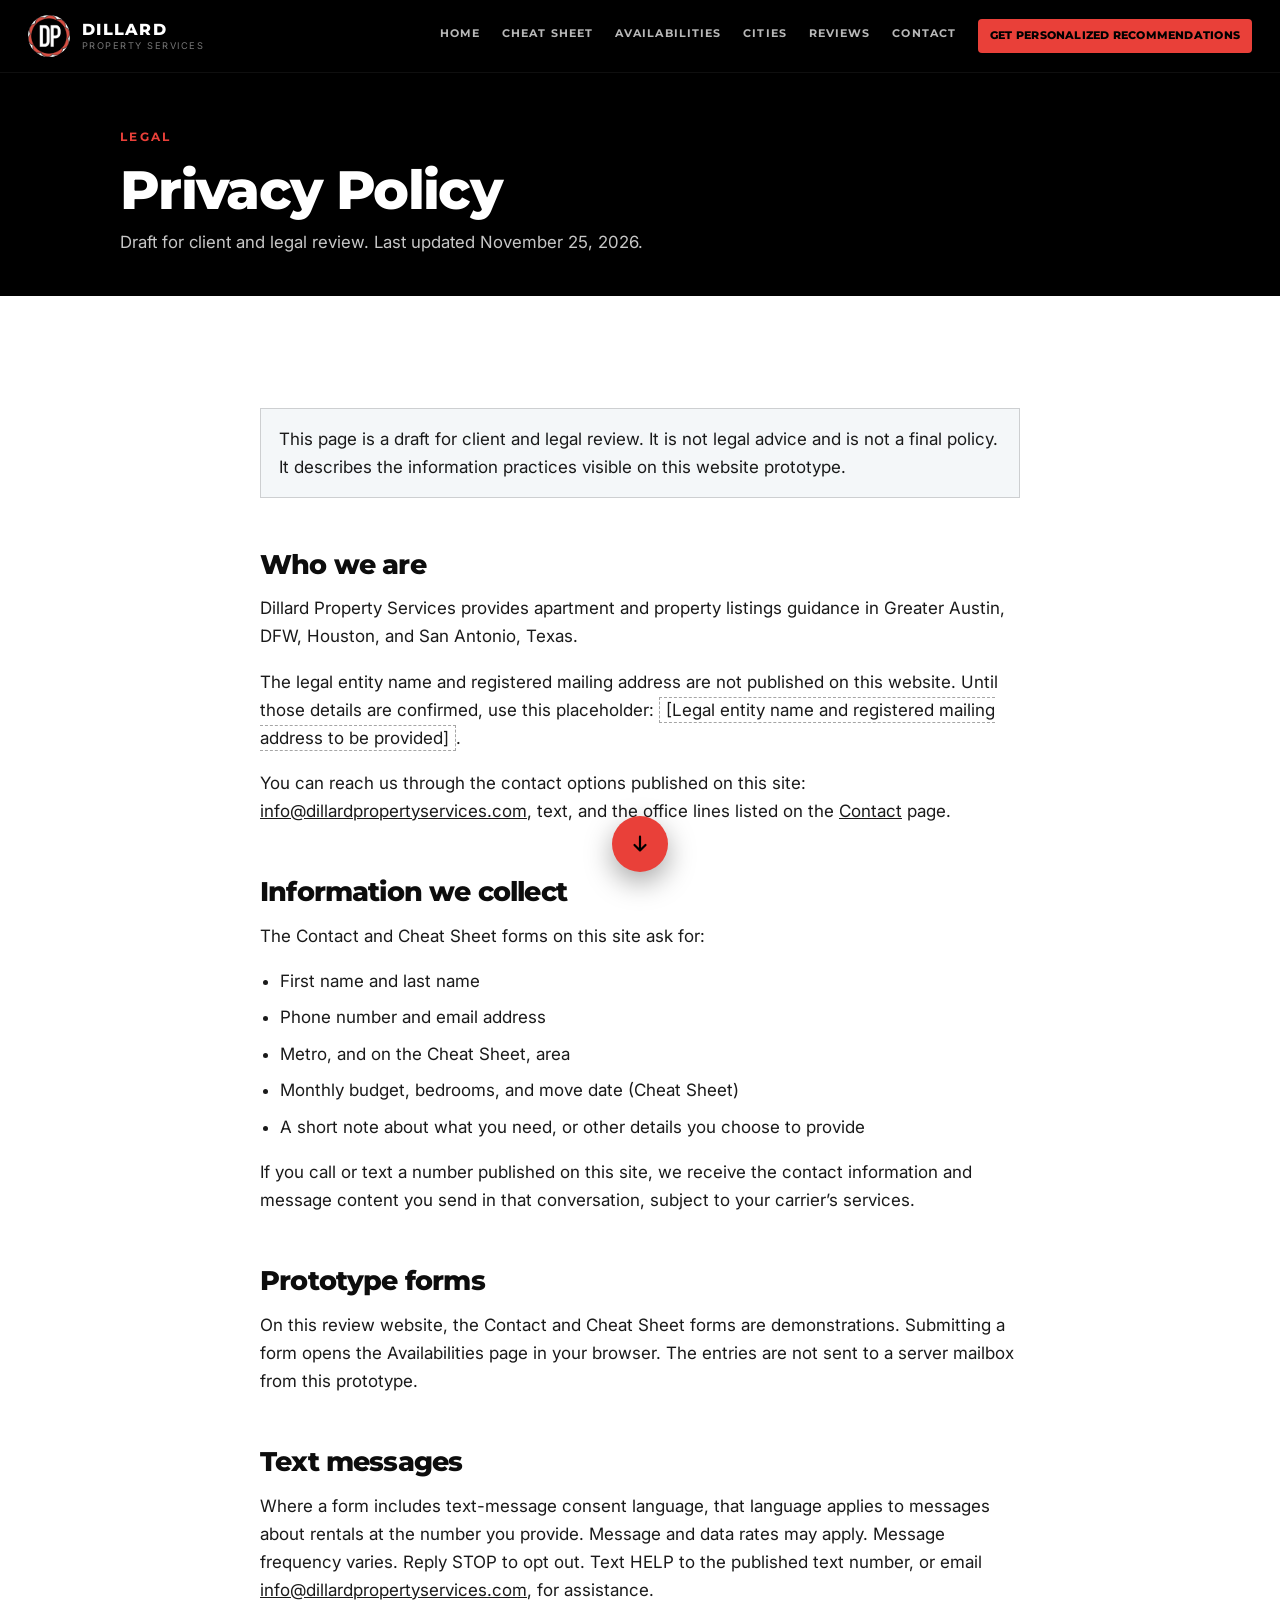
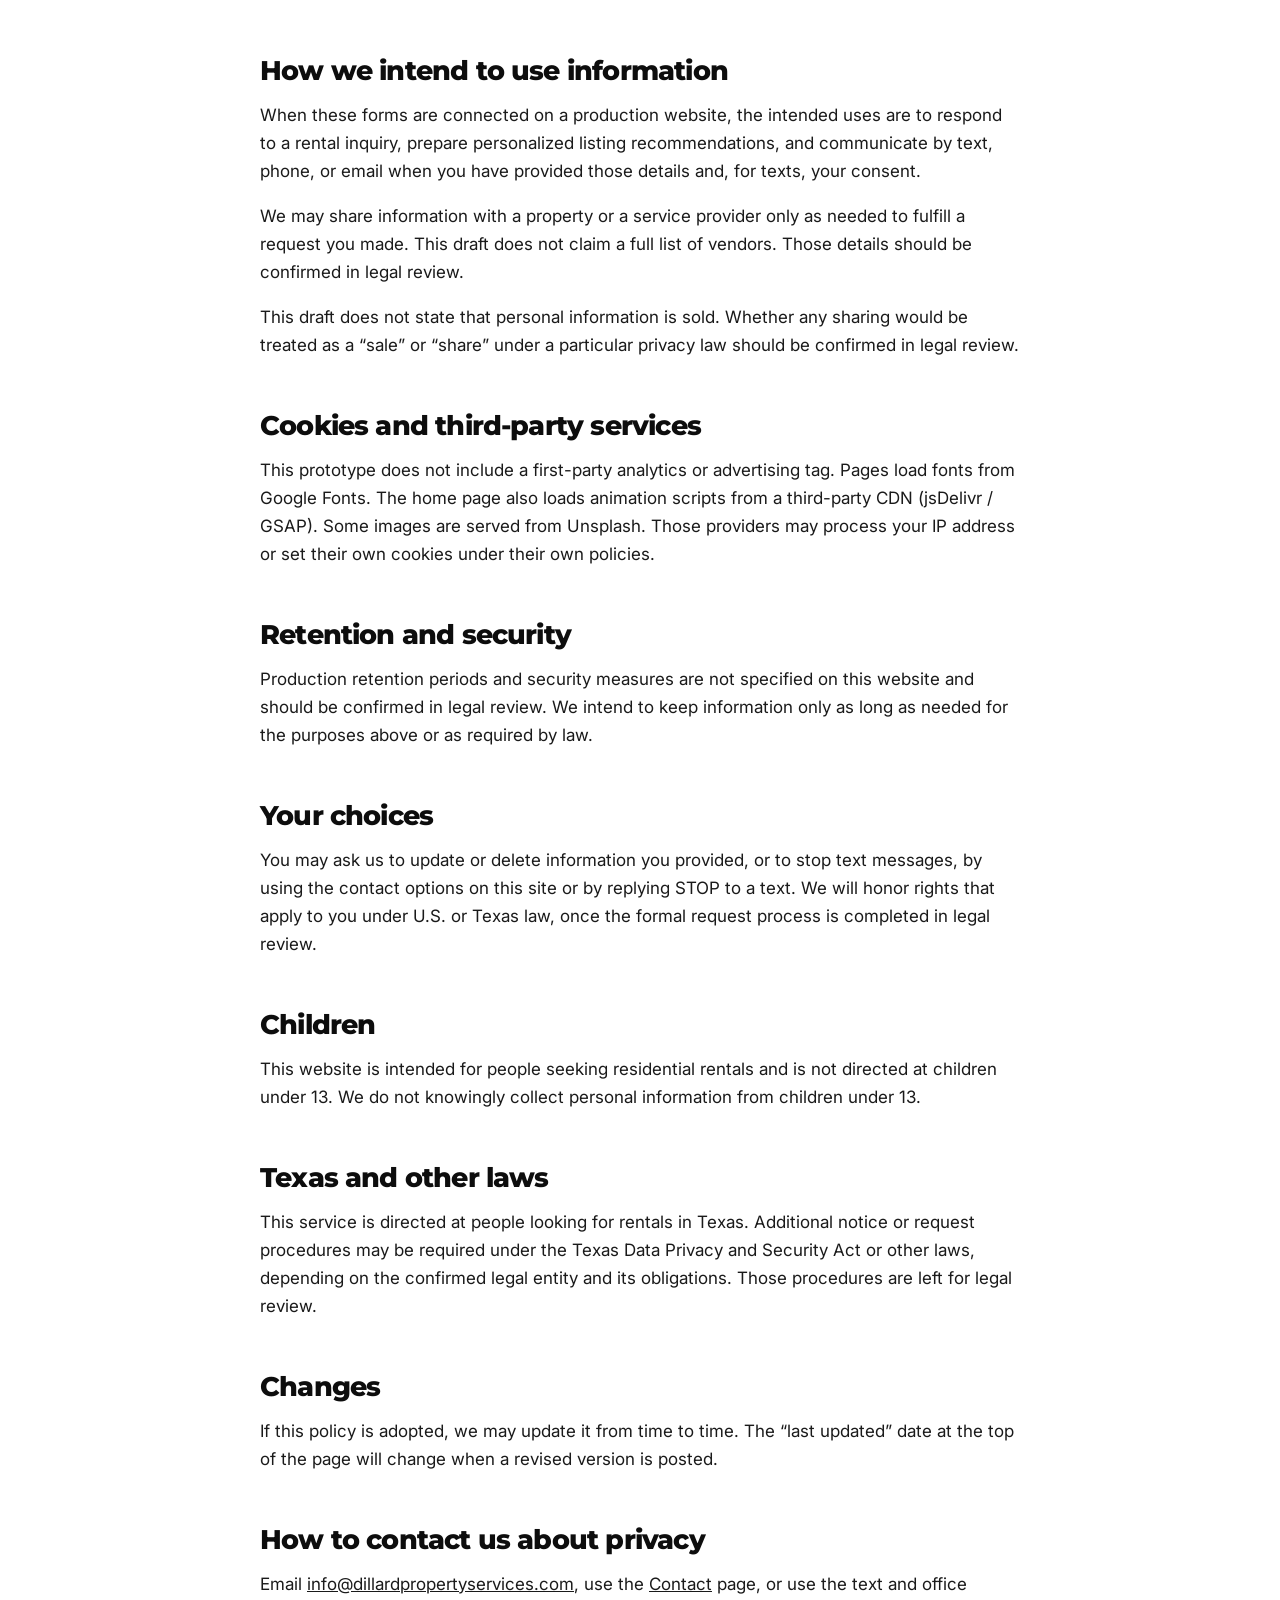
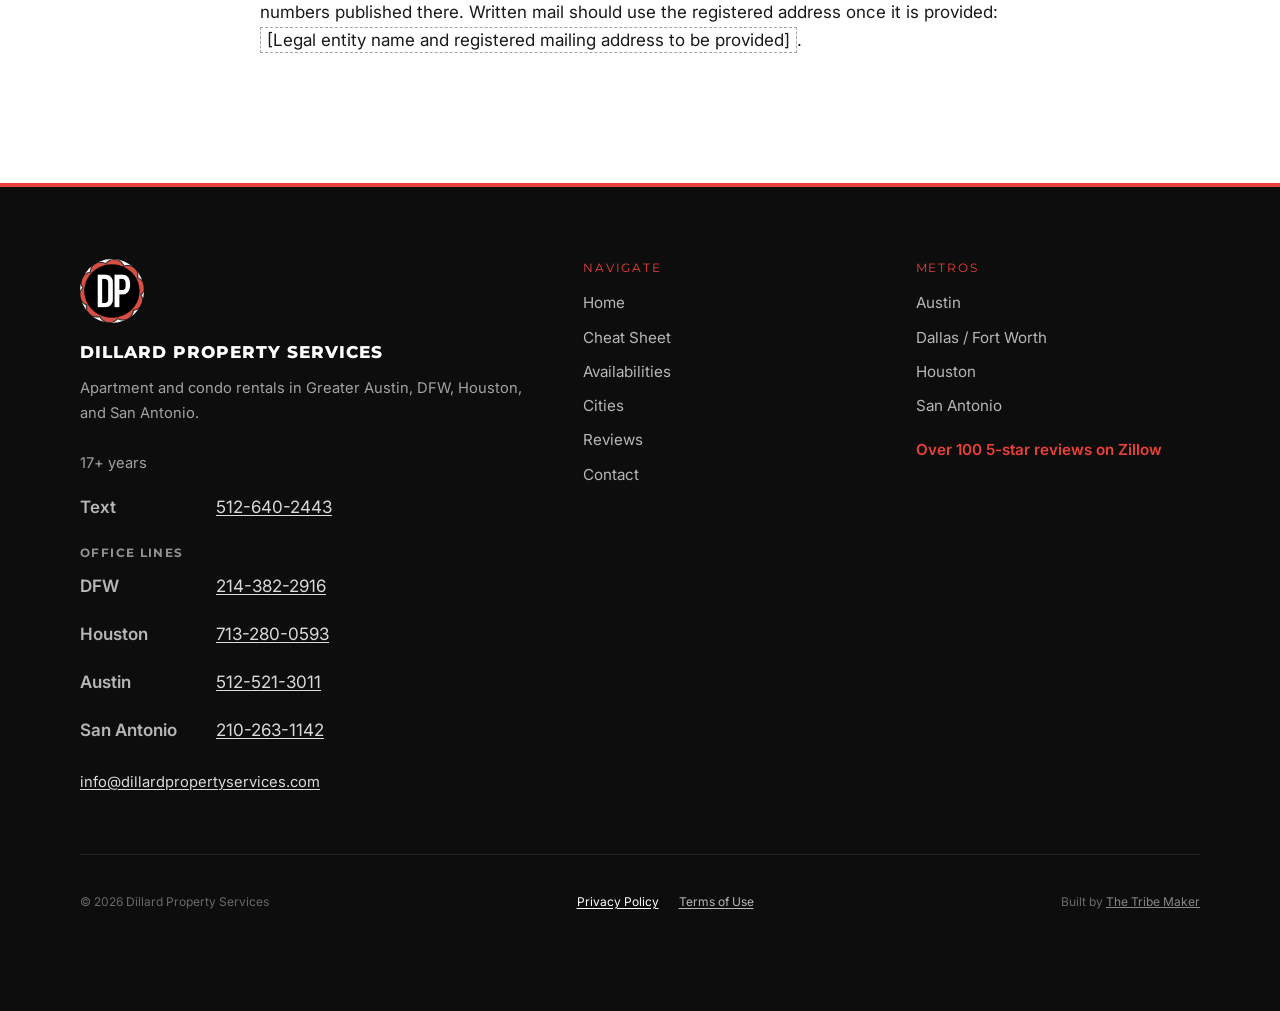
<file: privacy.html>
<!DOCTYPE html>
<html lang="en">
<head>
<meta charset="UTF-8">
<meta name="viewport" content="width=device-width, initial-scale=1">
<title>Privacy Policy — Dillard Property Services</title>
<meta name="description" content="Draft privacy policy for Dillard Property Services. For client and legal review.">
<meta property="og:title" content="Privacy Policy — Dillard Property Services">
<meta property="og:image" content="https://yavin-digital.github.io/dillardpro-prototype/img/chris-meg.jpg">
<meta property="og:image:alt" content="Meg and Chris Dillard">
<link rel="icon" type="image/jpeg" href="./img/logo.jpg">
<link rel="preconnect" href="https://fonts.googleapis.com">
<link rel="preconnect" href="https://fonts.gstatic.com" crossorigin>
<link href="https://fonts.googleapis.com/css2?family=Montserrat:wght@600;700;800&family=Inter:wght@400;500;600&display=swap" rel="stylesheet">
<link rel="stylesheet" href="./css/system.css?v=1">
<script>document.documentElement.classList.add('js');if(matchMedia('(prefers-reduced-motion: reduce)').matches)document.documentElement.classList.add('reduced');</script>
<script src="./js/site.js?v=1"></script>
</head>
<body>
<div id="dp-nav"></div>
<main class="page-main">
  <header class="legal-hero" aria-label="Privacy Policy">
    <div class="hero-inner">
      <p class="kicker">Legal</p>
      <h1>Privacy Policy</h1>
      <p class="lede">Draft for client and legal review. Last updated November 25, 2026.</p>
    </div>
  </header>

  <section class="band band-white" aria-label="Privacy Policy">
    <div class="container legal-body">
      <p class="legal-draft">This page is a draft for client and legal review. It is not legal advice and is not a final policy. It describes the information practices visible on this website prototype.</p>

      <h2>Who we are</h2>
      <p>Dillard Property Services provides apartment and property listings guidance in Greater Austin, DFW, Houston, and San Antonio, Texas.</p>
      <p>The legal entity name and registered mailing address are not published on this website. Until those details are confirmed, use this placeholder: <span class="placeholder">[Legal entity name and registered mailing address to be provided]</span>.</p>
      <p>You can reach us through the contact options published on this site: <a href="mailto:info@dillardpropertyservices.com">info@dillardpropertyservices.com</a>, text, and the office lines listed on the <a href="./contact.html">Contact</a> page.</p>

      <h2>Information we collect</h2>
      <p>The Contact and Cheat Sheet forms on this site ask for:</p>
      <ul>
        <li>First name and last name</li>
        <li>Phone number and email address</li>
        <li>Metro, and on the Cheat Sheet, area</li>
        <li>Monthly budget, bedrooms, and move date (Cheat Sheet)</li>
        <li>A short note about what you need, or other details you choose to provide</li>
      </ul>
      <p>If you call or text a number published on this site, we receive the contact information and message content you send in that conversation, subject to your carrier’s services.</p>

      <h2>Prototype forms</h2>
      <p>On this review website, the Contact and Cheat Sheet forms are demonstrations. Submitting a form opens the Availabilities page in your browser. The entries are not sent to a server mailbox from this prototype.</p>

      <h2>Text messages</h2>
      <p>Where a form includes text-message consent language, that language applies to messages about rentals at the number you provide. Message and data rates may apply. Message frequency varies. Reply STOP to opt out. Text HELP to the published text number, or email <a href="mailto:info@dillardpropertyservices.com">info@dillardpropertyservices.com</a>, for assistance.</p>

      <h2>How we intend to use information</h2>
      <p>When these forms are connected on a production website, the intended uses are to respond to a rental inquiry, prepare personalized listing recommendations, and communicate by text, phone, or email when you have provided those details and, for texts, your consent.</p>
      <p>We may share information with a property or a service provider only as needed to fulfill a request you made. This draft does not claim a full list of vendors. Those details should be confirmed in legal review.</p>
      <p>This draft does not state that personal information is sold. Whether any sharing would be treated as a “sale” or “share” under a particular privacy law should be confirmed in legal review.</p>

      <h2>Cookies and third-party services</h2>
      <p>This prototype does not include a first-party analytics or advertising tag. Pages load fonts from Google Fonts. The home page also loads animation scripts from a third-party CDN (jsDelivr / GSAP). Some images are served from Unsplash. Those providers may process your IP address or set their own cookies under their own policies.</p>

      <h2>Retention and security</h2>
      <p>Production retention periods and security measures are not specified on this website and should be confirmed in legal review. We intend to keep information only as long as needed for the purposes above or as required by law.</p>

      <h2>Your choices</h2>
      <p>You may ask us to update or delete information you provided, or to stop text messages, by using the contact options on this site or by replying STOP to a text. We will honor rights that apply to you under U.S. or Texas law, once the formal request process is completed in legal review.</p>

      <h2>Children</h2>
      <p>This website is intended for people seeking residential rentals and is not directed at children under 13. We do not knowingly collect personal information from children under 13.</p>

      <h2>Texas and other laws</h2>
      <p>This service is directed at people looking for rentals in Texas. Additional notice or request procedures may be required under the Texas Data Privacy and Security Act or other laws, depending on the confirmed legal entity and its obligations. Those procedures are left for legal review.</p>

      <h2>Changes</h2>
      <p>If this policy is adopted, we may update it from time to time. The “last updated” date at the top of the page will change when a revised version is posted.</p>

      <h2>How to contact us about privacy</h2>
      <p>Email <a href="mailto:info@dillardpropertyservices.com">info@dillardpropertyservices.com</a>, use the <a href="./contact.html">Contact</a> page, or use the text and office numbers published there. Written mail should use the registered address once it is provided: <span class="placeholder">[Legal entity name and registered mailing address to be provided]</span>.</p>
    </div>
  </section>
</main>
<div id="dp-footer"></div>
<script src="./js/layout.js?v=1"></script>
<script src="./js/motion.js?v=1"></script>
<script src="./js/chapter-nav.js?v=1"></script>
</body>
</html>
</file>
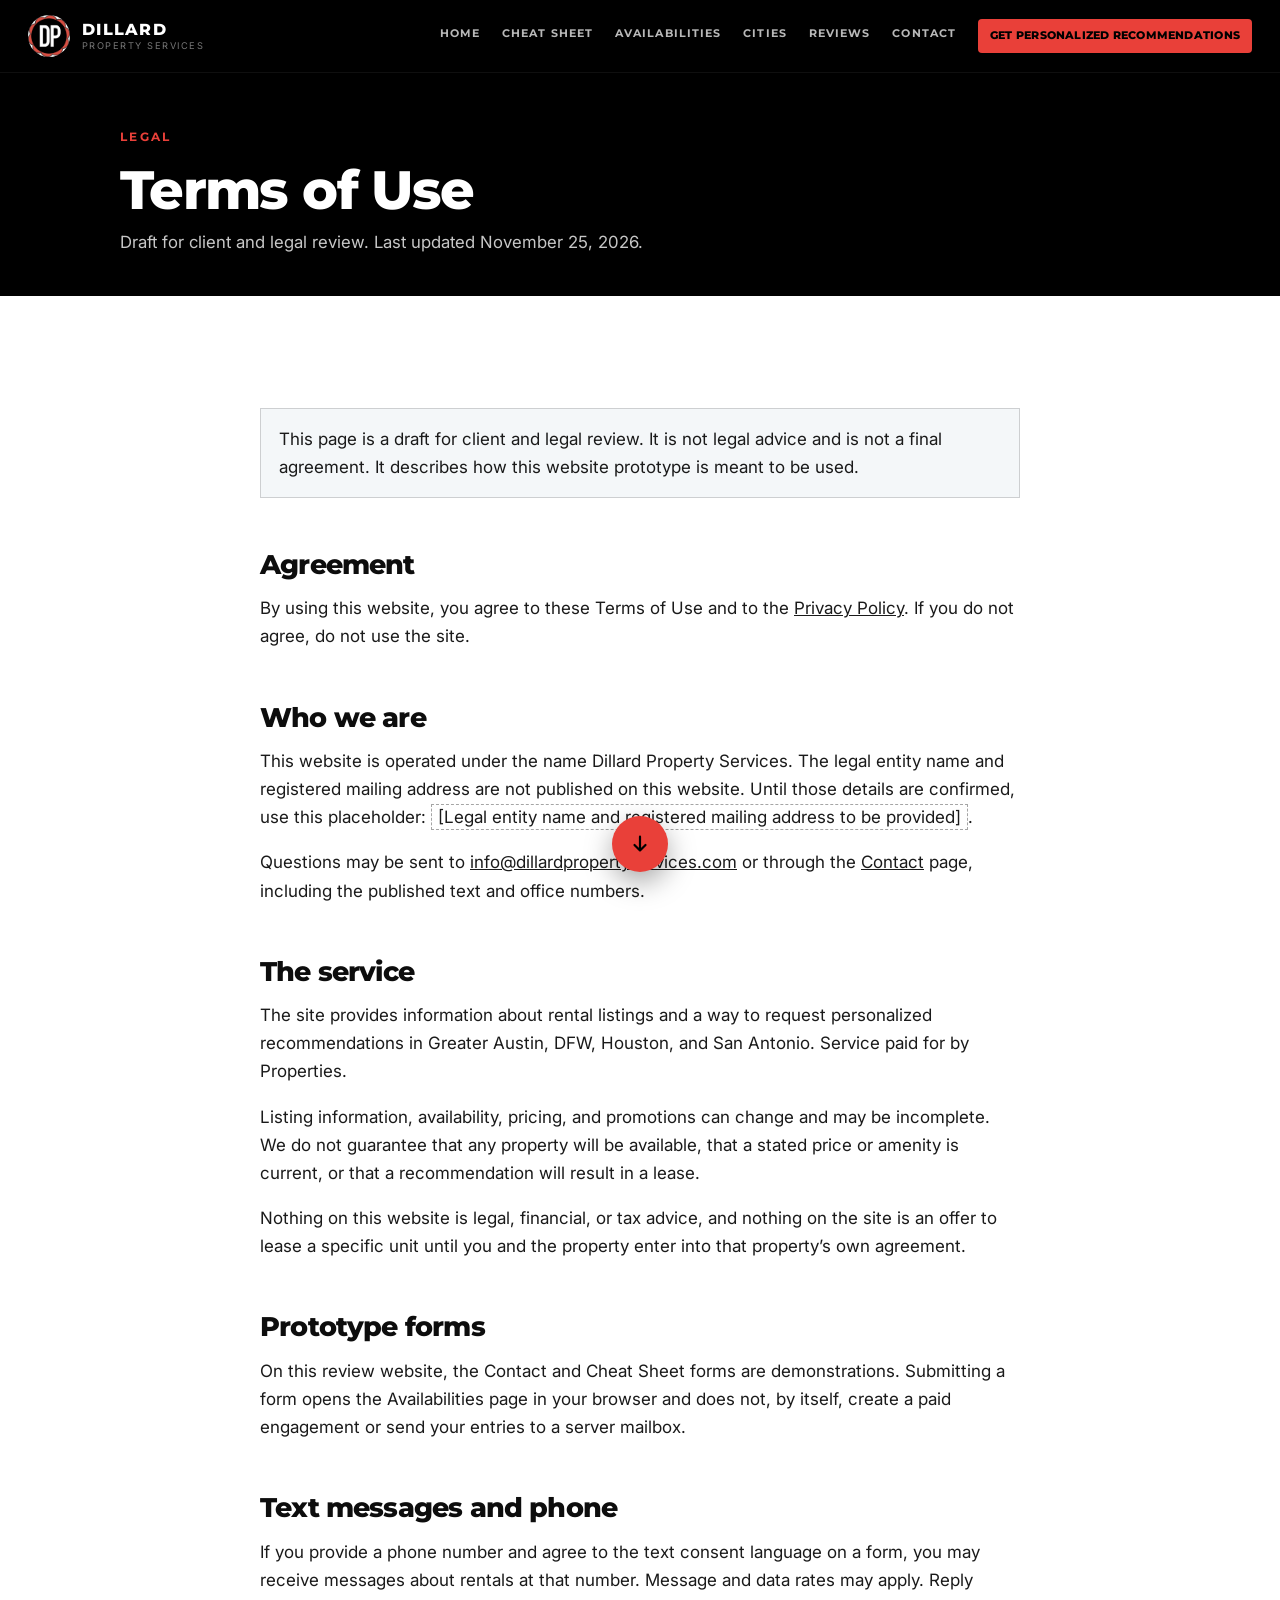
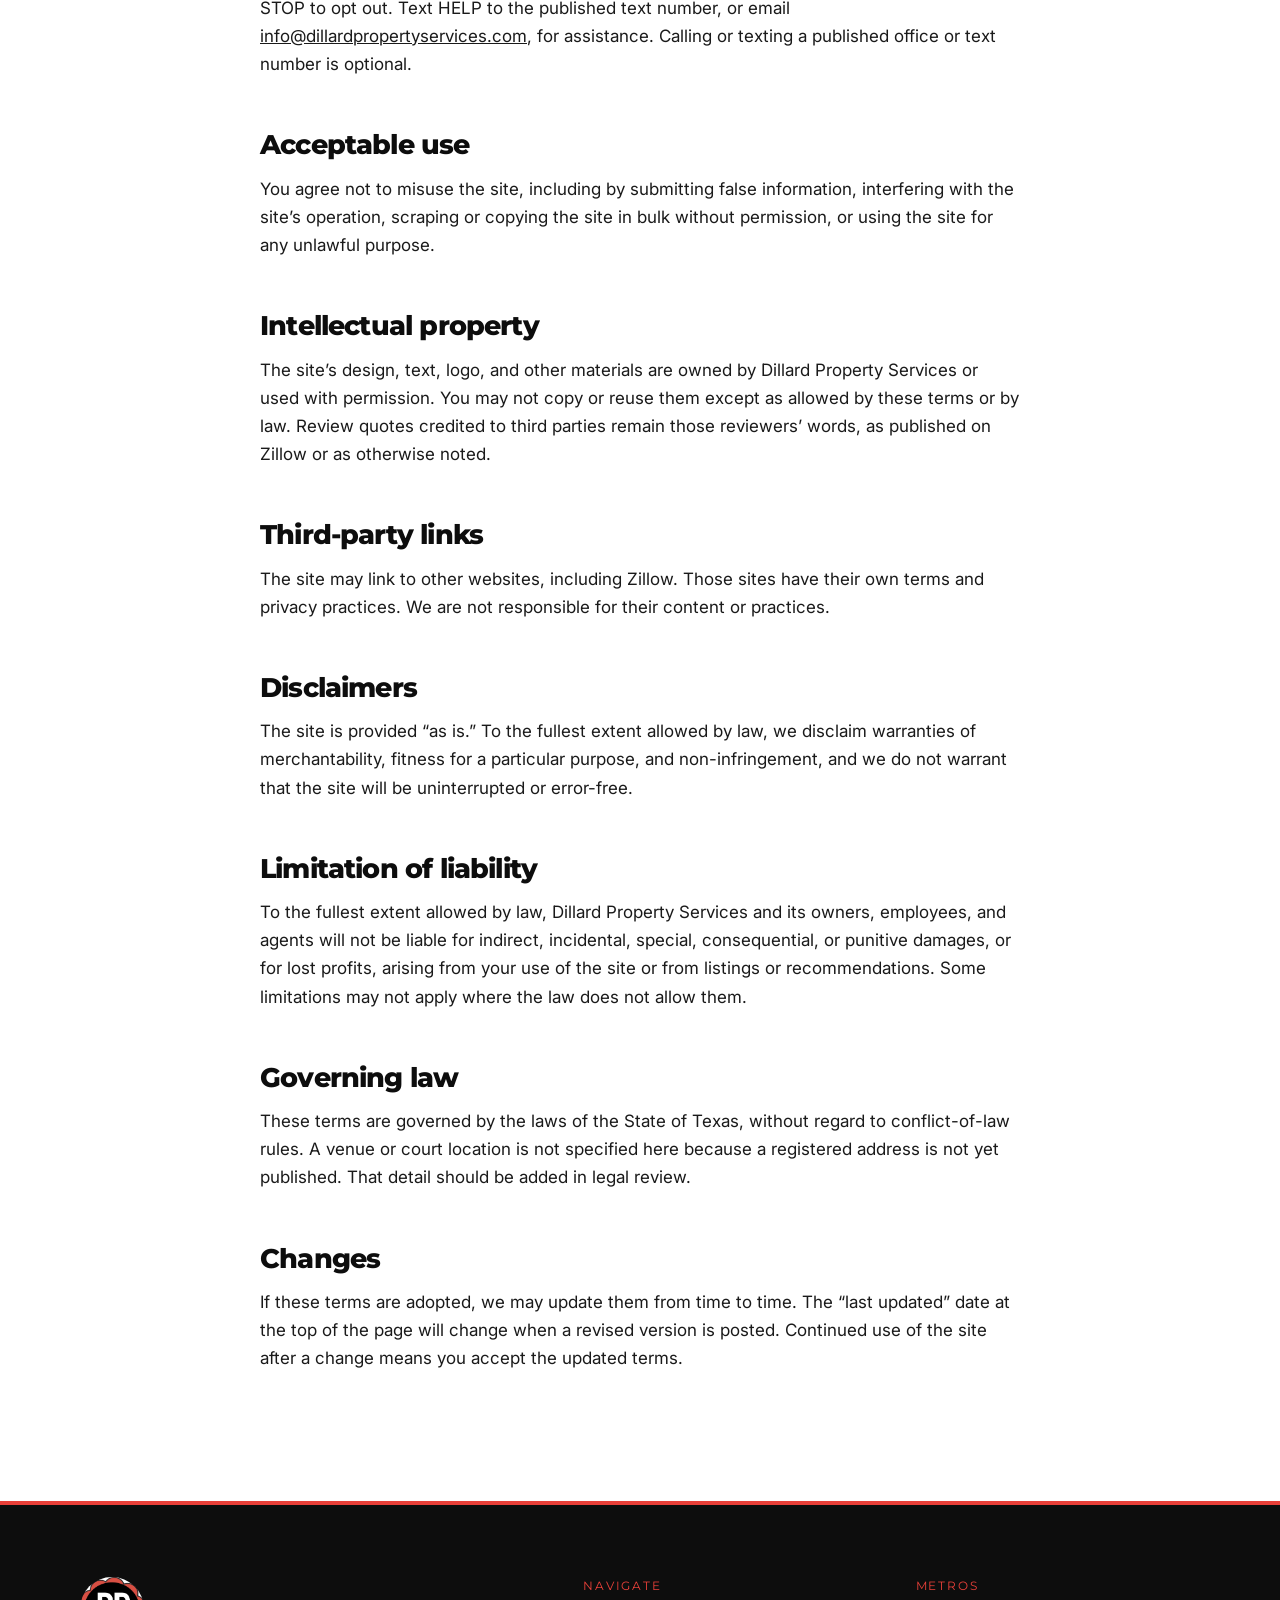
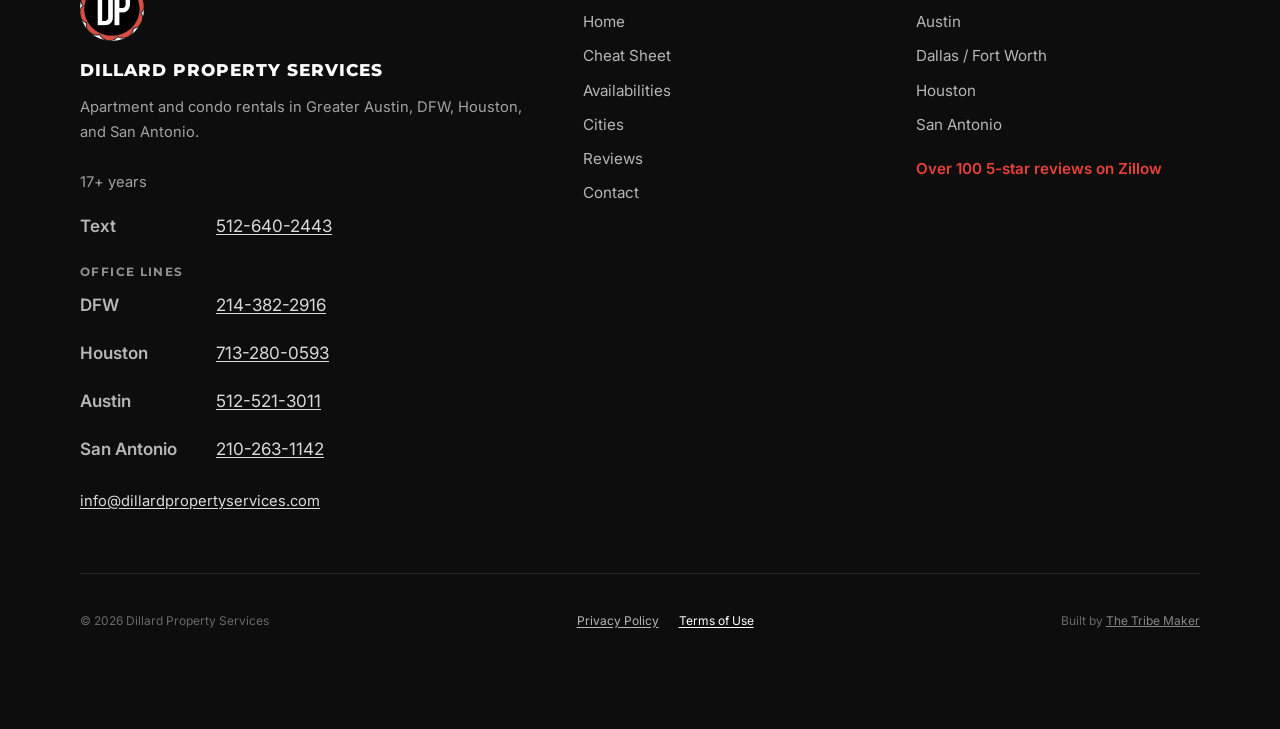
<file: terms.html>
<!DOCTYPE html>
<html lang="en">
<head>
<meta charset="UTF-8">
<meta name="viewport" content="width=device-width, initial-scale=1">
<title>Terms of Use — Dillard Property Services</title>
<meta name="description" content="Draft terms of use for Dillard Property Services. For client and legal review.">
<meta property="og:title" content="Terms of Use — Dillard Property Services">
<meta property="og:image" content="https://yavin-digital.github.io/dillardpro-prototype/img/chris-meg.jpg">
<meta property="og:image:alt" content="Meg and Chris Dillard">
<link rel="icon" type="image/jpeg" href="./img/logo.jpg">
<link rel="preconnect" href="https://fonts.googleapis.com">
<link rel="preconnect" href="https://fonts.gstatic.com" crossorigin>
<link href="https://fonts.googleapis.com/css2?family=Montserrat:wght@600;700;800&family=Inter:wght@400;500;600&display=swap" rel="stylesheet">
<link rel="stylesheet" href="./css/system.css?v=1">
<script>document.documentElement.classList.add('js');if(matchMedia('(prefers-reduced-motion: reduce)').matches)document.documentElement.classList.add('reduced');</script>
<script src="./js/site.js?v=1"></script>
</head>
<body>
<div id="dp-nav"></div>
<main class="page-main">
  <header class="legal-hero" aria-label="Terms of Use">
    <div class="hero-inner">
      <p class="kicker">Legal</p>
      <h1>Terms of Use</h1>
      <p class="lede">Draft for client and legal review. Last updated November 25, 2026.</p>
    </div>
  </header>

  <section class="band band-white" aria-label="Terms of Use">
    <div class="container legal-body">
      <p class="legal-draft">This page is a draft for client and legal review. It is not legal advice and is not a final agreement. It describes how this website prototype is meant to be used.</p>

      <h2>Agreement</h2>
      <p>By using this website, you agree to these Terms of Use and to the <a href="./privacy.html">Privacy Policy</a>. If you do not agree, do not use the site.</p>

      <h2>Who we are</h2>
      <p>This website is operated under the name Dillard Property Services. The legal entity name and registered mailing address are not published on this website. Until those details are confirmed, use this placeholder: <span class="placeholder">[Legal entity name and registered mailing address to be provided]</span>.</p>
      <p>Questions may be sent to <a href="mailto:info@dillardpropertyservices.com">info@dillardpropertyservices.com</a> or through the <a href="./contact.html">Contact</a> page, including the published text and office numbers.</p>

      <h2>The service</h2>
      <p>The site provides information about rental listings and a way to request personalized recommendations in Greater Austin, DFW, Houston, and San Antonio. Service paid for by Properties.</p>
      <p>Listing information, availability, pricing, and promotions can change and may be incomplete. We do not guarantee that any property will be available, that a stated price or amenity is current, or that a recommendation will result in a lease.</p>
      <p>Nothing on this website is legal, financial, or tax advice, and nothing on the site is an offer to lease a specific unit until you and the property enter into that property’s own agreement.</p>

      <h2>Prototype forms</h2>
      <p>On this review website, the Contact and Cheat Sheet forms are demonstrations. Submitting a form opens the Availabilities page in your browser and does not, by itself, create a paid engagement or send your entries to a server mailbox.</p>

      <h2>Text messages and phone</h2>
      <p>If you provide a phone number and agree to the text consent language on a form, you may receive messages about rentals at that number. Message and data rates may apply. Reply STOP to opt out. Text HELP to the published text number, or email <a href="mailto:info@dillardpropertyservices.com">info@dillardpropertyservices.com</a>, for assistance. Calling or texting a published office or text number is optional.</p>

      <h2>Acceptable use</h2>
      <p>You agree not to misuse the site, including by submitting false information, interfering with the site’s operation, scraping or copying the site in bulk without permission, or using the site for any unlawful purpose.</p>

      <h2>Intellectual property</h2>
      <p>The site’s design, text, logo, and other materials are owned by Dillard Property Services or used with permission. You may not copy or reuse them except as allowed by these terms or by law. Review quotes credited to third parties remain those reviewers’ words, as published on Zillow or as otherwise noted.</p>

      <h2>Third-party links</h2>
      <p>The site may link to other websites, including Zillow. Those sites have their own terms and privacy practices. We are not responsible for their content or practices.</p>

      <h2>Disclaimers</h2>
      <p>The site is provided “as is.” To the fullest extent allowed by law, we disclaim warranties of merchantability, fitness for a particular purpose, and non-infringement, and we do not warrant that the site will be uninterrupted or error-free.</p>

      <h2>Limitation of liability</h2>
      <p>To the fullest extent allowed by law, Dillard Property Services and its owners, employees, and agents will not be liable for indirect, incidental, special, consequential, or punitive damages, or for lost profits, arising from your use of the site or from listings or recommendations. Some limitations may not apply where the law does not allow them.</p>

      <h2>Governing law</h2>
      <p>These terms are governed by the laws of the State of Texas, without regard to conflict-of-law rules. A venue or court location is not specified here because a registered address is not yet published. That detail should be added in legal review.</p>

      <h2>Changes</h2>
      <p>If these terms are adopted, we may update them from time to time. The “last updated” date at the top of the page will change when a revised version is posted. Continued use of the site after a change means you accept the updated terms.</p>
    </div>
  </section>
</main>
<div id="dp-footer"></div>
<script src="./js/layout.js?v=1"></script>
<script src="./js/motion.js?v=1"></script>
<script src="./js/chapter-nav.js?v=1"></script>
</body>
</html>
</file>
<file: css/system.css>
/* Dillard Property Services — shared visual system
   Brand: black, red accent, Montserrat / Inter. */

:root {
  --navy: #000000;
  --teal: #1c1c1c;
  --gold: #e94039;
  --gold-light: #c8302a;
  --dark: #0d0d0d;
  --muted: #6B7280;
  --light: #F4F7F9;
  --white: #ffffff;
  --red: #e94039;
  --red-deep: #c8302a;
  --nav-h: 72px;
  --font-d: "Montserrat", sans-serif;
  --font-b: "Inter", sans-serif;
}

*, *::before, *::after { box-sizing: border-box; }
html { scroll-behavior: auto; }
html, body { margin: 0; padding: 0; }
body {
  font-family: var(--font-b);
  background: var(--white);
  color: var(--dark);
  font-size: 1.0625rem;
  line-height: 1.6;
  text-rendering: optimizeLegibility;
}
img { max-width: 100%; display: block; }
button, input, select, textarea { font: inherit; }
a { color: inherit; }
p { margin: 0; }
h1, h2, h3, h4 { margin: 0; font-family: var(--font-d); font-weight: 800; letter-spacing: -0.03em; line-height: 0.96; overflow-wrap: break-word; }
.chapter, .stat-band { scroll-margin-top: 72px; }
::selection { background: var(--red); color: #fff; }
:focus-visible { outline: 2px solid var(--red); outline-offset: 3px; }

.container {
  width: min(1120px, calc(100% - 40px));
  margin-inline: auto;
}
@media (min-width: 1024px) {
  .container { width: min(1120px, calc(100% - 80px)); }
}

.kicker {
  font-family: var(--font-d);
  font-weight: 700;
  font-size: 0.72rem;
  letter-spacing: 0.2em;
  text-transform: uppercase;
  color: var(--red);
  margin: 0 0 18px;
}
.lede {
  font-size: 1.05rem;
  line-height: 1.6;
  color: var(--muted);
  max-width: 40rem;
}
.center { text-align: center; }
.center .lede, .center .kicker { margin-inline: auto; }

.btn {
  display: inline-flex;
  align-items: center;
  justify-content: center;
  gap: 8px;
  padding: 16px 26px;
  border-radius: 4px;
  border: 2px solid transparent;
  background: var(--red);
  color: #000;
  font-family: var(--font-d);
  font-weight: 800;
  font-size: 0.78rem;
  letter-spacing: 0.08em;
  text-transform: uppercase;
  text-decoration: none;
  cursor: pointer;
  transition: background 0.2s ease, color 0.2s ease, border-color 0.2s ease;
}
.btn:hover { background: var(--red-deep); color: #000; }
.btn-ghost {
  background: transparent;
  color: #fff;
  border-color: rgba(255, 255, 255, 0.55);
}
.btn-ghost:hover { border-color: var(--red); color: var(--red); background: transparent; }
.btn-dark {
  background: #000;
  color: #fff;
}
.btn-dark:hover { background: #1c1c1c; color: #fff; }
.btn-line {
  background: transparent;
  color: #000;
  border-color: #000;
}
.btn-line:hover { background: #000; color: #fff; }
.btn-row { display: flex; flex-wrap: wrap; gap: 12px; margin-top: 28px; justify-content: center; }
.center .btn-row { justify-content: center; }

/* NAV + FOOTER (markup injected by layout.js) */
#dp-nav {
  position: sticky;
  top: 0;
  z-index: 100;
}
.dp-nav {
  background: #000;
  position: relative;
  height: var(--nav-h);
  box-shadow: 0 1px 0 rgba(255, 255, 255, 0.06);
}
.dp-nav-inner {
  height: var(--nav-h);
  max-width: 1280px;
  margin: 0 auto;
  padding: 0 16px;
  display: flex;
  align-items: center;
  justify-content: space-between;
  gap: 16px;
}
@media (min-width: 1024px) {
  .dp-nav-inner { padding: 0 28px; }
}
.dp-logo { display: flex; align-items: center; gap: 12px; text-decoration: none; min-width: 0; }
.dp-logo img { height: 42px; width: 42px; border-radius: 50%; object-fit: cover; }
.dp-wordmark { display: flex; flex-direction: column; line-height: 1; }
.dp-wordmark-main {
  font-family: var(--font-d);
  font-size: 0.98rem;
  font-weight: 800;
  color: #fff;
  letter-spacing: 0.08em;
  text-transform: uppercase;
}
.dp-wordmark-sub {
  margin-top: 4px;
  font-size: 0.58rem;
  letter-spacing: 0.16em;
  text-transform: uppercase;
  color: rgba(255, 255, 255, 0.46);
}
.dp-menu { display: none; }
.dp-toggle {
  display: flex;
  flex-direction: column;
  justify-content: center;
  gap: 5px;
  width: 42px;
  height: 42px;
  background: none;
  border: 0;
  cursor: pointer;
  padding: 8px;
}
.dp-toggle span { display: block; height: 2px; width: 100%; background: #fff; }
@media (min-width: 1024px) {
  .dp-toggle { display: none; }
  .dp-menu {
    display: flex;
    align-items: center;
    gap: 22px;
  }
}
.dp-nav-link {
  color: rgba(255, 255, 255, 0.72);
  text-decoration: none;
  font-family: var(--font-d);
  font-size: 0.68rem;
  font-weight: 700;
  letter-spacing: 0.1em;
  text-transform: uppercase;
  padding-bottom: 2px;
  border-bottom: 2px solid transparent;
}
.dp-nav-link:hover, .dp-nav-link.active { color: var(--red); border-bottom-color: var(--red); }
.dp-nav-cta {
  font-family: var(--font-d);
  font-size: 0.68rem;
  font-weight: 800;
  letter-spacing: 0.02em;
  text-transform: uppercase;
  text-decoration: none;
  color: #000;
  background: var(--red);
  padding: 10px 12px;
  border-radius: 4px;
  white-space: nowrap;
  line-height: 1.2;
  text-align: center;
}
.dp-nav-cta:hover { background: var(--red-deep); }
@media (max-width: 1023px) {
  .dp-menu {
    display: none;
    position: absolute;
    top: var(--nav-h);
    left: 0;
    right: 0;
    background: #000;
    flex-direction: column;
    align-items: flex-start;
    padding: 8px 16px 20px;
    gap: 0;
    border-top: 1px solid rgba(255, 255, 255, 0.08);
    box-shadow: 0 16px 40px rgba(0, 0, 0, 0.35);
  }
  .dp-menu.is-open { display: flex; }
  .dp-nav-link { display: block; width: 100%; padding: 14px 0; border-bottom: 0; font-size: 0.84rem; }
  .dp-nav-cta { margin-top: 10px; }
  .dp-wordmark-sub { display: none; }
}

.dp-footer {
  background: #0d0d0d;
  color: #fff;
  border-top: 4px solid var(--red);
  padding: 72px 20px 28px;
}
.dp-footer-grid {
  max-width: 1120px;
  margin: 0 auto 48px;
  display: grid;
  gap: 36px;
}
@media (min-width: 640px) {
  .dp-footer-grid { grid-template-columns: 1fr 1fr; }
}
@media (min-width: 1024px) {
  .dp-footer-grid { grid-template-columns: 1.6fr 1fr 1fr; gap: 48px; }
}
.dp-footer-brand img { height: 64px; width: 64px; border-radius: 50%; object-fit: cover; margin-bottom: 16px; }
.dp-footer-name {
  font-family: var(--font-d);
  font-weight: 800;
  letter-spacing: 0.06em;
  text-transform: uppercase;
  margin-bottom: 10px;
}
.dp-footer-sub { font-size: 0.92rem; color: rgba(255, 255, 255, 0.62); line-height: 1.7; overflow-wrap: anywhere; }
.dp-footer-label {
  font-family: var(--font-d);
  font-size: 0.72rem;
  letter-spacing: 0.16em;
  text-transform: uppercase;
  color: var(--red);
  margin-bottom: 14px;
}
.dp-footer-link {
  display: block;
  color: rgba(255, 255, 255, 0.7);
  text-decoration: none;
  margin-bottom: 10px;
  font-size: 0.95rem;
}
.dp-footer-link:hover { color: var(--red); }
.dp-footer-bar {
  max-width: 1120px;
  margin: 0 auto;
  padding-top: 22px;
  border-top: 1px solid rgba(255, 255, 255, 0.1);
  display: flex;
  flex-direction: column;
  gap: 8px;
  text-align: center;
  font-size: 0.75rem;
  color: rgba(255, 255, 255, 0.38);
}
@media (min-width: 1024px) {
  .dp-footer-bar { flex-direction: row; justify-content: space-between; text-align: left; }
}
.dp-footer-bar a { color: rgba(255, 255, 255, 0.5); }

/* INTERIOR HERO */
.page-hero {
  position: relative;
  display: grid;
  align-items: center;
  min-height: 0;
  background: #000;
  color: #fff;
  overflow: hidden;
  padding: 72px 0 64px;
}
.page-hero .cover-img {
  position: absolute;
  inset: 0;
  width: 100%;
  height: 100%;
  max-width: none;
  object-fit: cover;
}
.page-hero .scrim {
  position: absolute;
  inset: 0;
  background: linear-gradient(180deg, rgba(0, 0, 0, 0.55), rgba(0, 0, 0, 0.78));
}
.hero-inner {
  position: relative;
  z-index: 1;
  width: min(980px, calc(100% - 40px));
  margin: 0 auto;
  text-align: center;
}
.page-hero h1 {
  font-size: clamp(2.4rem, 7vw, 5.4rem);
  color: #fff;
  margin: 0 auto 18px;
}
.page-hero .lede { color: rgba(255, 255, 255, 0.78); margin-inline: auto; }
.page-hero .stars { color: var(--red); letter-spacing: 0.2em; font-size: 1.2rem; margin-bottom: 16px; }
@media (min-width: 1024px) {
  .page-hero { min-height: calc(100vh - var(--nav-h)); padding: 0; }
  .hero-inner { width: min(1040px, calc(100% - 120px)); }
}

/* BANDS */
.band { padding: 72px 0; }
.band-light { background: var(--light); }
.band-white { background: #fff; }
.band-black { background: #000; color: #fff; }
.band h2, .section-title {
  font-size: clamp(2rem, 4.5vw, 3.4rem);
  margin-bottom: 14px;
}
.band-black h2, .band-black .section-title { color: #fff; }
@media (min-width: 1024px) {
  .band { padding: 112px 0; }
}

/* REVEAL — hidden only after html.js, and only when motion is allowed.
   A fallback class returns everything to visible. */
@media (prefers-reduced-motion: no-preference) {
  html.js:not(.reveal-fallback) .page-main .reveal {
    opacity: 0;
    transform: translateY(16px);
  }
  html.js .page-main .reveal.is-in {
    opacity: 1;
    transform: none;
    transition: opacity 0.6s ease, transform 0.6s ease;
  }
}
@media (max-width: 1023px) and (prefers-reduced-motion: no-preference) {
  html.js:not(.reveal-fallback) .story .reveal {
    opacity: 0;
    transform: translateY(12px);
  }
  html.js .story .reveal.is-in {
    opacity: 1;
    transform: none;
    transition: opacity 0.55s ease, transform 0.55s ease;
  }
}

/* HOME STORY */
.story { background: #000; color: #fff; }
.chapter, .stat-band {
  position: relative;
  z-index: 1;
  display: flow-root;
  background: #000;
  color: #fff;
}
.chapter-light { background: var(--light); color: #0d0d0d; }
.video-chapter {
  background: #000;
  display: flex;
  align-items: center;
  justify-content: center;
  box-sizing: border-box;
  padding: calc(var(--nav-h) + 28px) 24px calc(120px + env(safe-area-inset-bottom, 0px));
}
.video-frame {
  width: min(1100px, 100%);
  margin-inline: auto;
}
.video-chapter video {
  display: block;
  width: 100%;
  height: auto;
  aspect-ratio: 16 / 9;
  background: #000;
}
.chapter-media {
  position: relative;
  height: 220px;
  overflow: hidden;
  background: #111;
}
.chapter-media .cover-img {
  position: absolute;
  inset: 0;
  width: 100%;
  height: 100%;
  max-width: none;
  object-fit: cover;
}
.scrim { position: absolute; inset: 0; background: rgba(0, 0, 0, 0.45); }
.beat {
  position: relative;
  z-index: 1;
  width: min(920px, calc(100% - 40px));
  margin: 0 auto;
  padding: 36px 0 12px;
  text-align: center;
}
.beat h2 {
  font-size: clamp(2.05rem, 8.6vw, 6.15rem);
  color: #fff;
}
.chapter-light .beat h2,
.chapter-light h2 { color: #000; }
.beat .support {
  margin: 18px auto 0;
  max-width: 38rem;
  font-size: 1.05rem;
  line-height: 1.6;
  color: rgba(255, 255, 255, 0.78);
}
.chapter-light .support { color: #374151; }
.beat .more { margin-top: 22px; font-size: 0.92rem; }
.beat .more a { color: #fff; }
.chapter-light .more a { color: #000; }
.beat .more a:hover { color: var(--red); }

.quote {
  font-family: var(--font-d);
  font-weight: 700;
  font-size: clamp(1.35rem, 2.5vw, 2.35rem);
  line-height: 1.28;
  letter-spacing: -0.025em;
  color: #fff;
  margin: 0;
}
.quote-meta {
  margin-top: 22px;
  font-family: var(--font-d);
  font-size: 0.78rem;
  font-weight: 700;
  letter-spacing: 0.08em;
  text-transform: uppercase;
  color: rgba(255, 255, 255, 0.72);
}
.stars-row { color: var(--red); letter-spacing: 0.18em; margin-bottom: 16px; font-size: 0.95rem; }
.nick {
  font-family: var(--font-d);
  font-weight: 700;
  letter-spacing: 0.16em;
  text-transform: uppercase;
  font-size: 0.78rem;
  color: rgba(255, 255, 255, 0.7);
  margin-bottom: 10px;
}

.stat-band {
  background: #000;
  color: #fff;
  border-top: 1px solid rgba(255, 255, 255, 0.08);
  border-bottom: 1px solid rgba(255, 255, 255, 0.08);
  padding: 56px 0;
}
.stat-grid {
  width: min(1000px, calc(100% - 40px));
  margin: 0 auto;
  display: grid;
  grid-template-columns: 1fr 1fr;
  gap: 28px 16px;
  text-align: center;
}
.stat-val {
  display: block;
  font-family: var(--font-d);
  font-weight: 800;
  font-size: clamp(2.4rem, 6vw, 4.6rem);
  letter-spacing: -0.04em;
  line-height: 0.9;
  color: #fff;
}
.stat-lbl {
  display: block;
  margin-top: 8px;
  font-size: 0.72rem;
  letter-spacing: 0.12em;
  text-transform: uppercase;
  color: rgba(255, 255, 255, 0.5);
}
@media (min-width: 1024px) {
  .stat-grid { grid-template-columns: repeat(4, 1fr); }
  html.js:not(.reduced) .stat-band {
    min-height: calc(100vh - var(--nav-h));
    display: grid;
    align-content: center;
    padding: 0;
  }
  html.js:not(.reduced) .chapter-media {
    position: sticky;
    top: var(--nav-h);
    height: calc(100vh - var(--nav-h));
    margin-bottom: calc(var(--nav-h) - 100vh);
    z-index: 0;
  }
  html.js:not(.reduced) .chapter .scrim { background: rgba(0, 0, 0, 0.68); }
  html.js:not(.reduced) .beat {
    min-height: calc(100vh - var(--nav-h));
    display: grid;
    align-content: center;
    width: min(1000px, calc(100% - 140px));
    padding: 48px 0;
  }
  html.js:not(.reduced) .chapter-solid .beat {
    min-height: calc(100vh - var(--nav-h));
  }
}

.people-wrap {
  width: min(1100px, calc(100% - 40px));
  margin: 0 auto;
  padding: 48px 0 64px;
  display: grid;
  gap: 28px;
  align-items: center;
  text-align: center;
}
.portrait {
  width: min(78vw, 460px);
  aspect-ratio: 1;
  margin: 0 auto;
  border-radius: 50%;
  overflow: hidden;
  background: #fff;
}
.portrait img {
  width: 100%;
  height: 100%;
  max-width: none;
  object-fit: cover;
  object-position: center 18%;
}
.role {
  margin-top: 12px;
  font-family: var(--font-d);
  font-size: 0.78rem;
  font-weight: 700;
  letter-spacing: 0.08em;
  text-transform: uppercase;
  color: #1c1c1c;
}
.people-copy .support { margin-top: 16px; }
.mini-stats {
  display: flex;
  flex-wrap: wrap;
  gap: 18px 28px;
  justify-content: center;
  margin-top: 26px;
  padding-top: 18px;
  border-top: 1px solid rgba(0, 0, 0, 0.1);
}
.mini-stats b {
  display: block;
  font-family: var(--font-d);
  font-size: 1.6rem;
  letter-spacing: -0.03em;
}
.mini-stats span {
  font-size: 0.68rem;
  letter-spacing: 0.1em;
  text-transform: uppercase;
  color: var(--muted);
}
@media (min-width: 1024px) {
  html.js:not(.reduced) .people-wrap {
    grid-template-columns: minmax(280px, 480px) minmax(0, 1fr);
    min-height: calc(100vh - var(--nav-h));
    text-align: left;
    gap: 72px;
    padding: 48px 0;
    width: min(1140px, calc(100% - 140px));
  }
  html.js:not(.reduced) .people-wrap .portrait { width: 100%; }
  html.js:not(.reduced) .people-wrap .mini-stats,
  html.js:not(.reduced) .people-wrap .btn-row { justify-content: flex-start; }
}

.rail {
  display: none;
}
@media (min-width: 1024px) {
  .rail {
    display: flex;
    flex-direction: column;
    gap: 12px;
    position: fixed;
    z-index: 90;
    right: 22px;
    top: 50%;
    transform: translateY(-50%);
  }
  .rail a {
    width: 9px;
    height: 9px;
    border-radius: 99px;
    background: rgba(255, 255, 255, 0.55);
    box-shadow: 0 0 0 1px rgba(0, 0, 0, 0.45);
    font-size: 0;
    color: transparent;
    display: block;
  }
  .rail a.is-active {
    height: 32px;
    background: var(--red);
    box-shadow: none;
  }
  .rail a:focus-visible {
    outline: 2px solid #fff;
    outline-offset: 4px;
    height: 18px;
  }
}

.chapter-live {
  position: absolute;
  width: 1px;
  height: 1px;
  padding: 0;
  margin: -1px;
  overflow: hidden;
  clip: rect(0, 0, 0, 0);
  white-space: nowrap;
  border: 0;
}
[data-snap] { scroll-margin-top: var(--nav-h); }
.chapter-next {
  position: fixed;
  z-index: 95;
  left: 0;
  right: 0;
  bottom: 20px;
  width: 64px;
  height: 64px;
  margin-inline: auto;
  border: 0;
  border-radius: 50%;
  background: var(--red);
  color: #000;
  display: grid;
  place-items: center;
  cursor: pointer;
  box-shadow: 0 10px 28px rgba(0, 0, 0, 0.35);
}
.chapter-next svg { width: 26px; height: 26px; display: block; }
.chapter-next.is-top svg { transform: rotate(180deg); }
.chapter-next:hover { background: var(--red-deep); }
.chapter-next:focus-visible {
  outline: 3px solid #fff;
  outline-offset: 3px;
  box-shadow: 0 0 0 6px #000, 0 10px 28px rgba(0, 0, 0, 0.35);
}
@media (min-width: 1024px) {
  .chapter-next { width: 56px; height: 56px; bottom: 28px; }
  .chapter-next svg { width: 22px; height: 22px; }
  html.js:not(.reduced) [data-snap] { min-height: calc(100vh - var(--nav-h)); }
}

@media (max-width: 639px) {
  #dp-nav { position: fixed; top: 0; left: 0; right: 0; width: 100%; }
  .chapter { position: relative; }
  .chapter-media {
    position: absolute;
    inset: 0;
    width: 100%;
    height: auto;
    margin: 0;
  }
  .chapter .scrim { background: rgba(0, 0, 0, 0.74); }
  .story .beat,
  .story .stat-band {
    min-height: 100svh;
    width: 100%;
    margin: 0;
    box-sizing: border-box;
    display: flex;
    flex-direction: column;
    justify-content: center;
    align-items: center;
    text-align: center;
    padding: calc(var(--nav-h) + 16px) 22px calc(112px + env(safe-area-inset-bottom, 0px));
  }
  .story .stat-grid { width: min(100%, 340px); }
  .story .beat h2 { font-size: clamp(1.85rem, 8.4vw, 2.55rem); }
  .story .quote { font-size: clamp(1.2rem, 4.8vw, 1.55rem); }
  .video-chapter {
    min-height: 100svh;
    padding: calc(var(--nav-h) + 16px) 0 calc(112px + env(safe-area-inset-bottom, 0px));
  }
  .video-frame { width: 100%; }
  .page-hero {
    min-height: 100svh;
    box-sizing: border-box;
    padding: calc(var(--nav-h) + 20px) 0 calc(112px + env(safe-area-inset-bottom, 0px));
  }
  .page-main [data-snap],
  .dp-footer[data-snap] {
    box-sizing: border-box;
    min-height: 100svh;
    padding-bottom: calc(112px + env(safe-area-inset-bottom, 0px));
  }
  html.snap-touch,
  html.snap-touch body {
    overscroll-behavior: none;
  }
}

@media (prefers-reduced-motion: reduce) and (min-width: 640px) {
  .chapter-media {
    position: relative !important;
    top: auto !important;
    height: 280px !important;
    margin-bottom: 0 !important;
  }
  .beat, .people-wrap, .stat-band {
    min-height: 0 !important;
    display: block !important;
  }
  .cover-img, .portrait img { transform: none !important; }
  .reveal { opacity: 1 !important; transform: none !important; }
}

/* ABOUT */
.bio-grid {
  display: grid;
  gap: 36px;
  align-items: center;
}
.bio-photo { margin: 0 auto; width: min(100%, 520px); }
.bio-photo img {
  width: 100%;
  border-radius: 50%;
  aspect-ratio: 1;
  object-fit: cover;
  object-position: center 18%;
  background: #fff;
}
.bio-badge {
  display: inline-block;
  margin-top: 16px;
  background: var(--red);
  color: #000;
  font-family: var(--font-d);
  font-weight: 800;
  font-size: 0.72rem;
  letter-spacing: 0.08em;
  text-transform: uppercase;
  padding: 8px 12px;
}
.bio-title {
  font-family: var(--font-d);
  font-size: 0.78rem;
  font-weight: 700;
  letter-spacing: 0.08em;
  text-transform: uppercase;
  color: #1c1c1c;
  margin: 8px 0 18px;
}
.bio-text { color: #374151; margin-bottom: 14px; max-width: 42rem; }
.bio-stats {
  display: grid;
  grid-template-columns: 1fr 1fr;
  gap: 12px;
  margin: 24px 0;
}
.bio-stat {
  background: var(--light);
  padding: 18px 12px;
  border-top: 3px solid var(--red);
  text-align: center;
}
.bio-stat b {
  display: block;
  font-family: var(--font-d);
  font-size: 1.8rem;
  letter-spacing: -0.03em;
}
.bio-stat span {
  display: block;
  margin-top: 4px;
  font-size: 0.68rem;
  letter-spacing: 0.08em;
  text-transform: uppercase;
  color: var(--muted);
}
.hww-grid, .card-grid { display: grid; gap: 16px; }
.card {
  background: #fff;
  border-top: 3px solid var(--red);
  padding: 28px 22px;
}
.card h3 {
  font-size: 0.95rem;
  letter-spacing: 0.04em;
  text-transform: uppercase;
  margin: 10px 0;
}
.card p { color: var(--muted); font-size: 0.95rem; }
.card i { color: var(--red); font-size: 1.2rem; }
@media (min-width: 640px) {
  .bio-stats { grid-template-columns: repeat(3, 1fr); }
  .hww-grid { grid-template-columns: 1fr 1fr; }
}
@media (min-width: 1024px) {
  .bio-grid { grid-template-columns: minmax(280px, 460px) minmax(0, 1fr); gap: 72px; text-align: left; }
  .bio-photo { margin: 0; }
  .hww-grid { grid-template-columns: repeat(3, 1fr); }
  .bio-grid .btn-row { justify-content: flex-start; }
}

/* REVIEWS */
.proof-bar { background: #0d0d0d; color: #fff; padding: 36px 0; }
.proof-inner {
  width: min(1000px, calc(100% - 40px));
  margin: 0 auto;
  display: grid;
  gap: 22px;
  text-align: center;
}
@media (min-width: 1024px) {
  .proof-inner { grid-template-columns: repeat(3, 1fr); }
}
.reviews-grid { display: grid; gap: 16px; }
.review-card {
  background: #fff;
  border-top: 3px solid var(--red);
  padding: 28px 24px;
}
.review-stars { color: var(--red); letter-spacing: 0.15em; margin-bottom: 12px; }
.review-text { color: #1c1c1c; font-size: 1.02rem; line-height: 1.65; margin-bottom: 18px; }
.review-author { font-family: var(--font-d); font-weight: 800; font-size: 0.92rem; }
.review-location { color: var(--muted); font-size: 0.85rem; margin-top: 2px; }
.verified-badge {
  display: inline-block;
  margin-top: 10px;
  font-size: 0.68rem;
  font-weight: 700;
  letter-spacing: 0.06em;
  text-transform: uppercase;
  color: #1c1c1c;
  background: var(--light);
  padding: 4px 8px;
}
.zillow-cta {
  margin-top: 28px;
  background: #000;
  color: #fff;
  text-align: center;
  padding: 56px 24px;
}
.zillow-cta h2 { font-size: clamp(1.8rem, 4vw, 3rem); margin-bottom: 12px; }
.zillow-cta p { color: rgba(255, 255, 255, 0.7); max-width: 36rem; margin: 0 auto 24px; }
@media (min-width: 640px) {
  .reviews-grid { grid-template-columns: 1fr 1fr; }
}
@media (min-width: 1024px) {
  .reviews-grid { grid-template-columns: repeat(3, 1fr); gap: 20px; }
}

/* CITIES + AVAILABILITIES */
.city-tabs, .metro-nav { background: #000; }
.city-tabs-inner, .metro-nav-inner {
  max-width: 1120px;
  margin: 0 auto;
  padding: 0 8px;
  display: flex;
  gap: 0;
  overflow-x: auto;
  max-width: 100%;
}
.city-tab, .metro-nav a {
  display: inline-block;
  padding: 18px 18px;
  font-family: var(--font-d);
  font-size: 0.72rem;
  font-weight: 700;
  letter-spacing: 0.08em;
  text-transform: uppercase;
  color: rgba(255, 255, 255, 0.5);
  text-decoration: none;
  border-bottom: 3px solid transparent;
  white-space: nowrap;
  background: none;
  border-left: 0;
  border-right: 0;
  border-top: 0;
  cursor: pointer;
}
.city-tab:hover, .city-tab.active, .metro-nav a:hover { color: var(--red); border-bottom-color: var(--red); }
.city-section { display: none; padding: 64px 0; background: var(--light); }
.city-section.active-section { display: block; }
.city-section-header { margin-bottom: 28px; }
.city-section-header h2 { font-size: clamp(1.8rem, 4vw, 3rem); }
.city-section-header h2 span, .metro-title span { color: var(--red); }
.city-section-header p, .metro-subtitle { color: var(--muted); max-width: 40rem; margin-top: 8px; }
.city-grid, .area-grid {
  display: grid;
  grid-template-columns: 1fr;
  gap: 12px;
}
@media (min-width: 640px) {
  .city-grid, .area-grid { grid-template-columns: repeat(2, 1fr); }
}
@media (min-width: 1024px) {
  .city-grid, .area-grid { grid-template-columns: repeat(3, 1fr); }
  .city-section, .metro-section { padding: 96px 0; }
}
.city-card, .area-card {
  display: block;
  background: #fff;
  color: inherit;
  text-decoration: none;
  padding: 22px 18px;
  border-bottom: 3px solid var(--red);
}
.area-card { border-bottom: 0; border-left: 3px solid var(--red); }
.city-card-name, .area-name { font-family: var(--font-d); font-weight: 800; font-size: 1.05rem; }
.city-card-meta, .area-link, .city-card-action { color: var(--muted); font-size: 0.82rem; }
.city-card-action, .area-link { display: inline-block; margin-top: 10px; color: #000; font-weight: 600; text-decoration: none; }
.city-card:hover .city-card-action, .area-link:hover { color: var(--red); }
.city-card-icon { color: var(--red); margin-bottom: 8px; }
.db-note {
  display: inline-block;
  margin-top: 8px;
  font-size: 0.66rem;
  font-weight: 700;
  letter-spacing: 0.06em;
  text-transform: uppercase;
  color: var(--red);
}
.metro-section { padding: 64px 0; background: var(--light); }
.metro-section:nth-child(even) { background: #fff; }
.metro-header {
  display: flex;
  flex-wrap: wrap;
  justify-content: space-between;
  gap: 12px;
  margin-bottom: 24px;
  align-items: flex-end;
}
.metro-title { font-size: clamp(1.7rem, 3.5vw, 2.8rem); }
.updated-badge {
  font-family: var(--font-d);
  font-size: 0.66rem;
  font-weight: 700;
  letter-spacing: 0.1em;
  text-transform: uppercase;
  color: #fff;
  background: #1c1c1c;
  padding: 7px 10px;
}
.cheat-banner {
  background: #000;
  color: #fff;
  text-align: center;
  padding: 88px 20px;
}
.cheat-banner h2 { font-size: clamp(2rem, 5vw, 3.6rem); margin-bottom: 12px; }
.cheat-banner p { color: rgba(255, 255, 255, 0.72); max-width: 36rem; margin: 0 auto 24px; }

/* FORMS */
.form-wrap { display: grid; gap: 36px; align-items: start; }
@media (min-width: 1024px) {
  .form-wrap { grid-template-columns: 1.15fr 0.85fr; gap: 64px; }
}
.form-card {
  background: #fff;
  border-top: 4px solid var(--red);
  padding: 28px 20px 32px;
}
@media (min-width: 640px) {
  .form-card { padding: 40px 36px 44px; }
}
.form-card h2 { font-size: clamp(1.7rem, 3vw, 2.4rem); margin-bottom: 8px; }
.form-desc { color: var(--muted); margin-bottom: 22px; }
.form-row { display: grid; gap: 0; }
@media (min-width: 640px) {
  .form-row { grid-template-columns: 1fr 1fr; gap: 16px; }
}
.form-group { margin-bottom: 16px; }
.form-group label {
  display: block;
  font-family: var(--font-d);
  font-size: 0.68rem;
  font-weight: 700;
  letter-spacing: 0.08em;
  text-transform: uppercase;
  margin-bottom: 6px;
}
.form-group input, .form-group select, .form-group textarea {
  width: 100%;
  padding: 14px 12px;
  border: 1.5px solid #D1D5DB;
  border-radius: 4px;
  background: #fff;
  color: #0d0d0d;
  font-size: 16px;
}
.form-group textarea { min-height: 96px; resize: vertical; }
.form-group input:focus, .form-group select:focus, .form-group textarea:focus {
  outline: 2px solid var(--red);
  border-color: var(--red);
}
.consent-block {
  background: var(--light);
  padding: 14px;
  font-size: 0.78rem;
  color: var(--muted);
  line-height: 1.65;
  margin-bottom: 16px;
  overflow-wrap: anywhere;
}
.consent-block a { color: #000; }
.btn-submit {
  width: 100%;
  padding: 16px;
  border: 0;
  border-radius: 4px;
  background: var(--red);
  color: #000;
  font-family: var(--font-d);
  font-weight: 800;
  letter-spacing: 0.08em;
  text-transform: uppercase;
  cursor: pointer;
}
.btn-submit:hover { background: var(--red-deep); }
.proof-item {
  display: flex;
  gap: 14px;
  background: #fff;
  border-left: 3px solid var(--red);
  padding: 16px;
  margin-bottom: 12px;
}
.proof-icon { color: var(--red); }
.proof-text strong { display: block; font-family: var(--font-d); font-size: 0.92rem; margin-bottom: 4px; }
.proof-text span, .side-content p { color: var(--muted); }
.side-content h3 { font-size: clamp(1.5rem, 3vw, 2.1rem); margin-bottom: 12px; }
.side-content p { margin-bottom: 16px; }
.remember {
  margin-top: 18px;
  background: #000;
  color: #fff;
  padding: 22px;
}
.remember strong { color: var(--red); }
.contact-method {
  display: flex;
  gap: 14px;
  background: #fff;
  border-left: 3px solid var(--red);
  padding: 18px;
  margin-bottom: 12px;
}
.contact-method strong { display: block; font-family: var(--font-d); margin-bottom: 4px; }
.contact-method span, .contact-method a { color: var(--muted); overflow-wrap: anywhere; }
.contact-icon { color: var(--red); }
.preferred-badge {
  display: inline-block;
  margin-left: 6px;
  background: var(--red);
  color: #000;
  font-size: 0.62rem;
  font-weight: 800;
  letter-spacing: 0.06em;
  text-transform: uppercase;
  padding: 2px 6px;
  vertical-align: middle;
}
.quiet { opacity: 0.6; }
.keap-embed-wrapper { min-height: 400px; }
.keap-embed-wrapper iframe { width: 100%; border: 0; min-height: 400px; }

.town-list {
  list-style: none;
  display: grid;
  gap: 8px 16px;
  margin: 28px 0 0;
  padding: 0;
}
.town-list li {
  background: #fff;
  padding: 12px 14px;
  font-family: var(--font-d);
  font-weight: 700;
  border-bottom: 3px solid var(--red);
}
.map-grid { display: grid; gap: 14px; margin-top: 28px; }
.map-card { margin: 0; background: #fff; }
.map-card img { width: 100%; height: auto; display: block; }
.map-card figcaption {
  font-family: var(--font-d);
  font-weight: 700;
  padding: 10px 12px 14px;
}
.review-shot { width: 100%; height: auto; display: block; margin: 0 0 16px; background: #fff; }
.floor-wrap { display: grid; gap: 28px; align-items: center; }
.floor-wrap img { width: min(100%, 360px); height: auto; margin: 0 auto; background: #fff; }
.couple { width: min(100%, 280px); height: auto; display: block; margin: 0 0 16px; }
@media (min-width: 640px) {
  .town-list { grid-template-columns: 1fr 1fr; }
  .map-grid { grid-template-columns: 1fr 1fr; }
}
@media (min-width: 800px) {
  .floor-wrap { grid-template-columns: 320px 1fr; }
  .floor-wrap img { margin: 0; }
}
@media (min-width: 1024px) {
  .town-list { grid-template-columns: repeat(4, 1fr); }
  .map-grid { grid-template-columns: 1fr 1fr 1fr; }
}

@media (prefers-reduced-motion: reduce) {
  *, *::before, *::after {
    animation-duration: 0.01ms !important;
    animation-iteration-count: 1 !important;
    transition-duration: 0.01ms !important;
    scroll-behavior: auto !important;
  }
}


/* CONTACT LINES AND LEGAL */
.contact-lines {
  margin: 8px 0 4px;
}
.contact-lines-heading {
  margin: 12px 0 0;
  font-family: var(--font-d);
  font-size: 0.72rem;
  font-weight: 700;
  letter-spacing: 0.12em;
  text-transform: uppercase;
}
.contact-line {
  display: flex;
  flex-wrap: wrap;
  align-items: center;
  gap: 8px 16px;
  min-height: 48px;
}
.contact-line-label {
  min-width: 7.5rem;
  font-weight: 600;
}
.tap-link {
  display: inline-flex;
  align-items: center;
  min-height: 48px;
  min-width: 48px;
  padding: 8px 0;
  color: inherit;
  text-decoration: underline;
  text-underline-offset: 2px;
}
.tap-link:hover { color: var(--red); }
.dp-footer .contact-lines {
  color: rgba(255, 255, 255, 0.7);
}
.dp-footer .contact-lines-heading {
  color: rgba(255, 255, 255, 0.55);
}
.beat .contact-lines {
  margin: 18px auto 0;
  color: rgba(255, 255, 255, 0.9);
  text-align: left;
  display: inline-block;
  max-width: 24rem;
}
.beat .contact-lines-heading { color: rgba(255, 255, 255, 0.7); }
.beat .tap-link { color: #fff; }
.dp-footer .tap-link { color: rgba(255, 255, 255, 0.85); }
.dp-footer .tap-link:hover { color: var(--red); }
.dp-footer-legal {
  display: flex;
  flex-wrap: wrap;
  gap: 8px 20px;
  justify-content: center;
}
.dp-footer-legal a {
  display: inline-flex;
  align-items: center;
  min-height: 48px;
  color: rgba(255, 255, 255, 0.7);
  text-decoration: underline;
  text-underline-offset: 2px;
}
.dp-footer-legal a:hover,
.dp-footer-legal a.active { color: #fff; }
@media (min-width: 1024px) {
  .dp-footer-bar { align-items: center; }
}

.legal-hero {
  background: #000;
  color: #fff;
  min-height: 0;
  max-height: 40vh;
  display: flex;
  align-items: center;
  padding: 56px 0 40px;
}
.legal-hero .hero-inner { text-align: left; margin: 0 auto; }
.legal-hero h1 {
  color: #fff;
  font-size: clamp(2rem, 5vw, 3.4rem);
  margin: 0 0 12px;
}
.legal-hero .lede { color: rgba(255, 255, 255, 0.78); margin: 0; }
.legal-body {
  width: min(760px, 100%);
}
.legal-draft {
  border: 1px solid rgba(0, 0, 0, 0.16);
  background: var(--light);
  padding: 16px 18px;
  margin-bottom: 28px;
}
.legal-body h2 {
  font-size: clamp(1.3rem, 2.4vw, 1.7rem);
  margin: 2em 0 0.6em;
}
.legal-body p,
.legal-body li {
  margin-bottom: 1em;
  line-height: 1.65;
  color: #1a1a1a;
}
.legal-body ul { margin: 0 0 1em 1.2em; padding: 0; }
.legal-body li { margin-bottom: 0.5em; }
.legal-body .placeholder {
  border: 1px dashed rgba(0, 0, 0, 0.35);
  padding: 2px 6px;
}
</file>
